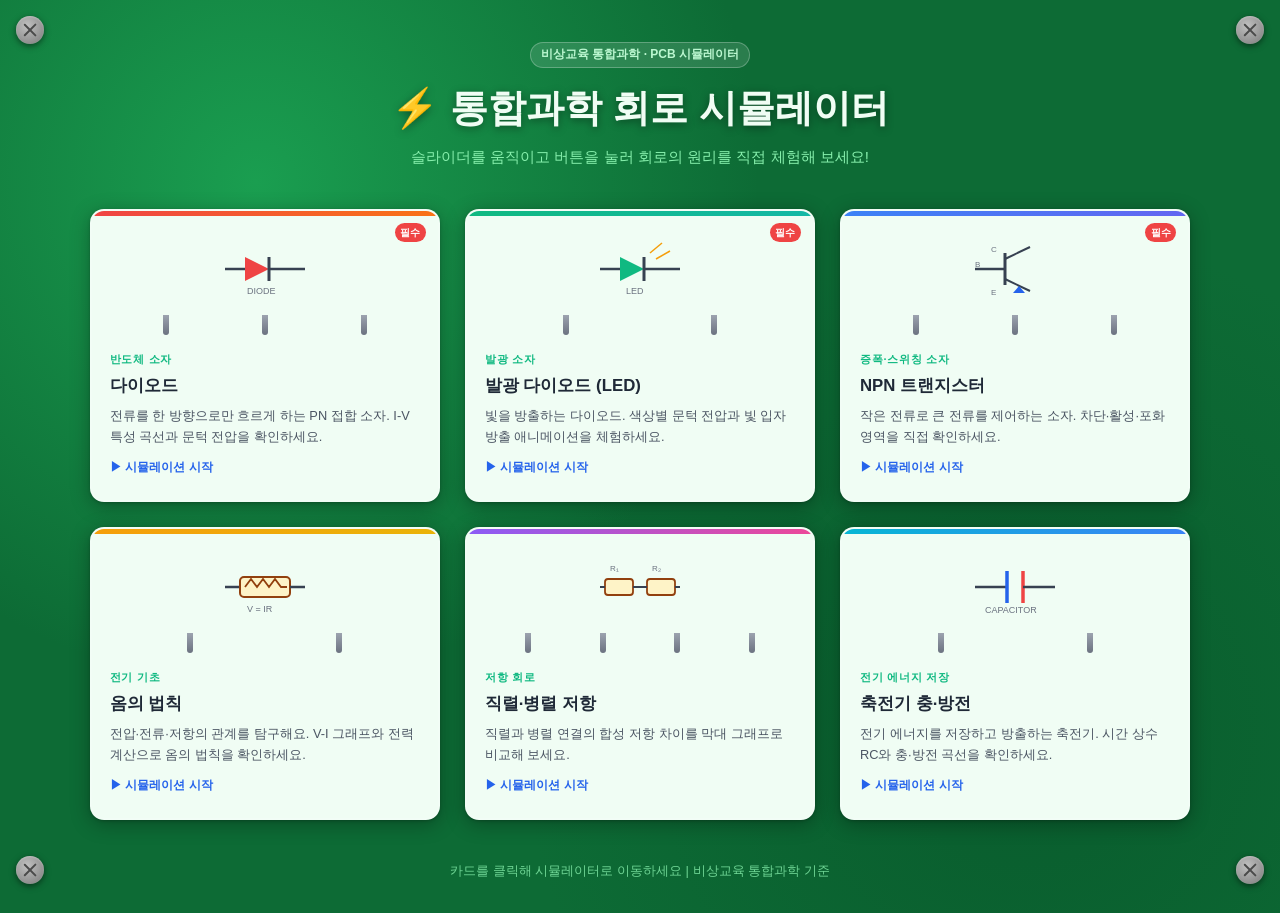
<file: index.html>
<!DOCTYPE html>
<html lang="ko">
<head>
<meta charset="UTF-8"/>
<meta name="viewport" content="width=device-width, initial-scale=1.0"/>
<meta name="color-scheme" content="light"/>
<title>통합과학 회로 시뮬레이터</title>
<link rel="stylesheet" href="css/styles.css"/>
</head>
<body>
<div class="screw screw-tl"></div>
<div class="screw screw-tr"></div>
<div class="screw screw-bl"></div>
<div class="screw screw-br"></div>

<svg class="pcb-traces" viewBox="0 0 1200 800"
     preserveAspectRatio="xMidYMid slice" xmlns="http://www.w3.org/2000/svg">
  <line x1="0" y1="80" x2="300" y2="80" stroke="#4ade80" stroke-width="2"/>
  <line x1="300" y1="80" x2="300" y2="180" stroke="#4ade80" stroke-width="2"/>
  <line x1="300" y1="180" x2="600" y2="180" stroke="#4ade80" stroke-width="2"/>
  <circle cx="300" cy="80" r="5" fill="#4ade80"/>
  <circle cx="300" cy="180" r="5" fill="#4ade80"/>
  <line x1="900" y1="80" x2="1200" y2="80" stroke="#4ade80" stroke-width="2"/>
  <line x1="900" y1="80" x2="900" y2="240" stroke="#4ade80" stroke-width="2"/>
  <line x1="700" y1="240" x2="900" y2="240" stroke="#4ade80" stroke-width="2"/>
  <circle cx="900" cy="80" r="5" fill="#4ade80"/>
  <circle cx="900" cy="240" r="5" fill="#4ade80"/>
  <line x1="0" y1="720" x2="200" y2="720" stroke="#4ade80" stroke-width="2"/>
  <line x1="200" y1="720" x2="200" y2="600" stroke="#4ade80" stroke-width="2"/>
  <line x1="200" y1="600" x2="500" y2="600" stroke="#4ade80" stroke-width="2"/>
  <circle cx="200" cy="720" r="5" fill="#4ade80"/>
  <circle cx="200" cy="600" r="5" fill="#4ade80"/>
  <line x1="1200" y1="700" x2="950" y2="700" stroke="#4ade80" stroke-width="2"/>
  <line x1="950" y1="700" x2="950" y2="550" stroke="#4ade80" stroke-width="2"/>
  <line x1="750" y1="550" x2="950" y2="550" stroke="#4ade80" stroke-width="2"/>
  <circle cx="950" cy="700" r="5" fill="#4ade80"/>
  <circle cx="950" cy="550" r="5" fill="#4ade80"/>
  <line x1="100" y1="400" x2="400" y2="200" stroke="#22c55e" stroke-width="1.5" stroke-dasharray="8,4"/>
  <line x1="1100" y1="400" x2="800" y2="200" stroke="#22c55e" stroke-width="1.5" stroke-dasharray="8,4"/>
  <line x1="100" y1="500" x2="400" y2="700" stroke="#22c55e" stroke-width="1.5" stroke-dasharray="8,4"/>
  <line x1="1100" y1="500" x2="800" y2="700" stroke="#22c55e" stroke-width="1.5" stroke-dasharray="8,4"/>
</svg>

<div class="pcb-bg">
  <header class="main-hdr">
    <div class="pcb-badge">비상교육 통합과학 · PCB 시뮬레이터</div>
    <h1>⚡ 통합과학 회로 시뮬레이터</h1>
    <p>슬라이더를 움직이고 버튼을 눌러 회로의 원리를 직접 체험해 보세요!</p>
  </header>
  <main class="card-grid">
    <a class="circuit-card" href="diode.html">
      <div class="badge-req">필수</div>
      <div class="card-bar red"></div>
      <div class="card-icon-area">
        <svg class="card-svg-icon" viewBox="0 0 80 60" fill="none">
          <line x1="0" y1="30" x2="20" y2="30" stroke="#374151" stroke-width="2.5"/>
          <polygon points="20,18 20,42 44,30" fill="#ef4444"/>
          <line x1="44" y1="18" x2="44" y2="42" stroke="#374151" stroke-width="3"/>
          <line x1="44" y1="30" x2="80" y2="30" stroke="#374151" stroke-width="2.5"/>
          <text x="22" y="55" font-size="9" fill="#6b7280">DIODE</text>
        </svg>
      </div>
      <div class="card-pins"><div class="pin"></div><div class="pin"></div><div class="pin"></div></div>
      <div class="card-body">
        <div class="card-tag">반도체 소자</div>
        <div class="card-title">다이오드</div>
        <div class="card-desc">전류를 한 방향으로만 흐르게 하는 PN 접합 소자. I-V 특성 곡선과 문턱 전압을 확인하세요.</div>
        <span class="card-arrow">▶ 시뮬레이션 시작</span>
      </div>
    </a>

    <a class="circuit-card" href="led.html">
      <div class="badge-req">필수</div>
      <div class="card-bar green"></div>
      <div class="card-icon-area">
        <svg class="card-svg-icon" viewBox="0 0 80 60" fill="none">
          <line x1="0" y1="30" x2="20" y2="30" stroke="#374151" stroke-width="2.5"/>
          <polygon points="20,18 20,42 44,30" fill="#10b981"/>
          <line x1="44" y1="18" x2="44" y2="42" stroke="#374151" stroke-width="3"/>
          <line x1="44" y1="30" x2="80" y2="30" stroke="#374151" stroke-width="2.5"/>
          <line x1="50" y1="14" x2="62" y2="4" stroke="#f59e0b" stroke-width="1.5"/>
          <line x1="56" y1="20" x2="70" y2="12" stroke="#f59e0b" stroke-width="1.5"/>
          <text x="26" y="55" font-size="9" fill="#6b7280">LED</text>
        </svg>
      </div>
      <div class="card-pins"><div class="pin"></div><div class="pin"></div></div>
      <div class="card-body">
        <div class="card-tag">발광 소자</div>
        <div class="card-title">발광 다이오드 (LED)</div>
        <div class="card-desc">빛을 방출하는 다이오드. 색상별 문턱 전압과 빛 입자 방출 애니메이션을 체험하세요.</div>
        <span class="card-arrow">▶ 시뮬레이션 시작</span>
      </div>
    </a>

    <a class="circuit-card" href="transistor.html">
      <div class="badge-req">필수</div>
      <div class="card-bar blue"></div>
      <div class="card-icon-area">
        <svg class="card-svg-icon" viewBox="0 0 80 60" fill="none">
          <line x1="0" y1="30" x2="30" y2="30" stroke="#374151" stroke-width="2.5"/>
          <line x1="30" y1="14" x2="30" y2="46" stroke="#374151" stroke-width="3"/>
          <line x1="30" y1="20" x2="55" y2="8" stroke="#374151" stroke-width="2"/>
          <line x1="30" y1="40" x2="55" y2="52" stroke="#374151" stroke-width="2"/>
          <polygon points="44,47 50,54 38,54" fill="#2563eb"/>
          <text x="16" y="13" font-size="8" fill="#6b7280">C</text>
          <text x="16" y="56" font-size="8" fill="#6b7280">E</text>
          <text x="0" y="28" font-size="8" fill="#6b7280">B</text>
        </svg>
      </div>
      <div class="card-pins"><div class="pin"></div><div class="pin"></div><div class="pin"></div></div>
      <div class="card-body">
        <div class="card-tag">증폭·스위칭 소자</div>
        <div class="card-title">NPN 트랜지스터</div>
        <div class="card-desc">작은 전류로 큰 전류를 제어하는 소자. 차단·활성·포화 영역을 직접 확인하세요.</div>
        <span class="card-arrow">▶ 시뮬레이션 시작</span>
      </div>
    </a>

    <a class="circuit-card" href="ohm.html">
      <div class="card-bar yellow"></div>
      <div class="card-icon-area">
        <svg class="card-svg-icon" viewBox="0 0 80 60" fill="none">
          <line x1="0" y1="30" x2="15" y2="30" stroke="#374151" stroke-width="2.5"/>
          <rect x="15" y="20" width="50" height="20" rx="4" fill="#fef3c7" stroke="#92400e" stroke-width="2"/>
          <polyline points="20,30 26,22 32,30 38,22 44,30 50,22 56,30 62,30"
                    stroke="#92400e" stroke-width="1.8" fill="none"/>
          <line x1="65" y1="30" x2="80" y2="30" stroke="#374151" stroke-width="2.5"/>
          <text x="22" y="55" font-size="9" fill="#6b7280">V = IR</text>
        </svg>
      </div>
      <div class="card-pins"><div class="pin"></div><div class="pin"></div></div>
      <div class="card-body">
        <div class="card-tag">전기 기초</div>
        <div class="card-title">옴의 법칙</div>
        <div class="card-desc">전압·전류·저항의 관계를 탐구해요. V-I 그래프와 전력 계산으로 옴의 법칙을 확인하세요.</div>
        <span class="card-arrow">▶ 시뮬레이션 시작</span>
      </div>
    </a>

    <a class="circuit-card" href="series-parallel.html">
      <div class="card-bar purple"></div>
      <div class="card-icon-area">
        <svg class="card-svg-icon" viewBox="0 0 80 60" fill="none">
          <rect x="5" y="22" width="28" height="16" rx="3" fill="#fef3c7" stroke="#92400e" stroke-width="1.8"/>
          <rect x="47" y="22" width="28" height="16" rx="3" fill="#fef3c7" stroke="#92400e" stroke-width="1.8"/>
          <line x1="0" y1="30" x2="5" y2="30" stroke="#374151" stroke-width="2"/>
          <line x1="33" y1="30" x2="47" y2="30" stroke="#374151" stroke-width="2"/>
          <line x1="75" y1="30" x2="80" y2="30" stroke="#374151" stroke-width="2"/>
          <text x="10" y="14" font-size="8" fill="#6b7280">R₁</text>
          <text x="52" y="14" font-size="8" fill="#6b7280">R₂</text>
        </svg>
      </div>
      <div class="card-pins"><div class="pin"></div><div class="pin"></div><div class="pin"></div><div class="pin"></div></div>
      <div class="card-body">
        <div class="card-tag">저항 회로</div>
        <div class="card-title">직렬·병렬 저항</div>
        <div class="card-desc">직렬과 병렬 연결의 합성 저항 차이를 막대 그래프로 비교해 보세요.</div>
        <span class="card-arrow">▶ 시뮬레이션 시작</span>
      </div>
    </a>

    <a class="circuit-card" href="capacitor.html">
      <div class="card-bar cyan"></div>
      <div class="card-icon-area">
        <svg class="card-svg-icon" viewBox="0 0 80 60" fill="none">
          <line x1="0" y1="30" x2="32" y2="30" stroke="#374151" stroke-width="2.5"/>
          <line x1="32" y1="14" x2="32" y2="46" stroke="#2563eb" stroke-width="3.5"/>
          <line x1="48" y1="14" x2="48" y2="46" stroke="#ef4444" stroke-width="3.5"/>
          <line x1="48" y1="30" x2="80" y2="30" stroke="#374151" stroke-width="2.5"/>
          <text x="10" y="56" font-size="9" fill="#6b7280">CAPACITOR</text>
        </svg>
      </div>
      <div class="card-pins"><div class="pin"></div><div class="pin"></div></div>
      <div class="card-body">
        <div class="card-tag">전기 에너지 저장</div>
        <div class="card-title">축전기 충·방전</div>
        <div class="card-desc">전기 에너지를 저장하고 방출하는 축전기. 시간 상수 RC와 충·방전 곡선을 확인하세요.</div>
        <span class="card-arrow">▶ 시뮬레이션 시작</span>
      </div>
    </a>
  </main>
  <p class="footer-note">카드를 클릭해 시뮬레이터로 이동하세요 | 비상교육 통합과학 기준</p>
</div>
</body>
</html>
</file>
<file: css/styles.css>
/* ============================================================
   통합과학 회로 시뮬레이터 - 공통 스타일
   비상교육 통합과학 기준
   ============================================================ */
:root{
  color-scheme:light only;
  --font:-apple-system,BlinkMacSystemFont,'Segoe UI','Apple SD Gothic Neo',
         'Noto Sans KR',sans-serif;
  --eb:#2563eb;--red:#ef4444;--green:#10b981;--purple:#7c3aed;
  --yellow:#f59e0b;--orange:#f97316;
  --g50:#f9fafb;--g100:#f3f4f6;--g200:#e5e7eb;--g300:#d1d5db;
  --g400:#9ca3af;--g500:#6b7280;--g600:#4b5563;--g700:#374151;
  --g800:#1f2937;--g900:#111827;
  --bg:#f0f4f8;--card:#fff;--border:#e2e8f0;
  --panel:#f8fafc;--pborder:#cbd5e1;
  --tbg:#fef9c3;--ttext:#713f12;--fbg:#dbeafe;--ftext:#1e40af;
  --rsm:6px;--rmd:10px;--rlg:16px;
  --shsm:0 1px 2px rgba(0,0,0,.06);--shmd:0 4px 12px rgba(0,0,0,.10);
  --shlg:0 8px 24px rgba(0,0,0,.14);
}
@media(prefers-color-scheme:dark){
  :root{color-scheme:light only;}
  html,body{background:#f0f4f8!important;color:#1f2937!important;}
}
*,*::before,*::after{box-sizing:border-box;margin:0;padding:0;}
html{font-size:16px;color-scheme:light;}
body{font-family:var(--font);background:var(--bg)!important;
     color:var(--g800)!important;line-height:1.6;min-height:100vh;}

/* ===== 공통 버튼 ===== */
.btn{display:inline-flex;align-items:center;justify-content:center;gap:.4rem;
     padding:.55rem 1.1rem;border-radius:var(--rsm);font-family:var(--font);
     font-size:.875rem;font-weight:600;cursor:pointer;border:none;
     transition:all .15s ease;line-height:1;}
.btn-primary{background:var(--eb);color:#fff;}
.btn-primary:hover{background:#1d4ed8;}
.btn-danger{background:var(--red);color:#fff;}
.btn-danger:hover{background:#dc2626;}
.btn-success{background:var(--green);color:#fff;}
.btn-success:hover{background:#059669;}
.btn-row{display:flex;gap:.5rem;flex-wrap:wrap;}

/* ===== 배지 ===== */
.badge{display:inline-block;padding:.15em .6em;border-radius:99px;
       font-size:.75rem;font-weight:700;}
.badge-on{background:#d1fae5;color:#065f46;}
.badge-off{background:#fee2e2;color:#7f1d1d;}
.badge-active{background:#dbeafe;color:#1e40af;}
.badge-saturate{background:#fce7f3;color:#831843;}
.badge-cutoff{background:var(--g100);color:var(--g600);}

/* ===== 강조 스팬 ===== */
.term{background:var(--tbg);color:var(--ttext);
      padding:.05em .3em;border-radius:3px;font-weight:600;}
.formula{background:var(--fbg);color:var(--ftext);padding:.05em .4em;
         border-radius:3px;font-family:'Courier New',monospace;
         font-size:.92em;font-weight:600;}

/* ===== 토글 그룹 ===== */
.toggle-group{display:flex;border:1px solid var(--border);
              border-radius:var(--rsm);overflow:hidden;}
.toggle-btn{flex:1;padding:.45rem .5rem;border:none;background:var(--card);
            color:var(--g600);font-family:var(--font);font-size:.75rem;
            font-weight:600;cursor:pointer;transition:background .15s,color .15s;
            border-right:1px solid var(--border);}
.toggle-btn:last-child{border-right:none;}
.toggle-btn.active{background:var(--eb);color:#fff;}
.toggle-btn:hover:not(.active){background:var(--g100);}

/* ===== 슬라이더 ===== */
input[type=range]{-webkit-appearance:none;width:100%;height:6px;
                  border-radius:3px;background:var(--g200);outline:none;cursor:pointer;}
input[type=range]::-webkit-slider-thumb{-webkit-appearance:none;width:18px;height:18px;
  border-radius:50%;background:var(--eb);
  box-shadow:0 1px 4px rgba(37,99,235,.4);cursor:pointer;}
input[type=range]::-moz-range-thumb{width:18px;height:18px;border-radius:50%;
  background:var(--eb);border:none;cursor:pointer;}
.slider-label{display:flex;justify-content:space-between;align-items:center;
              font-size:.875rem;color:var(--g700);margin-bottom:.35rem;font-weight:500;}
.slider-value{font-weight:700;color:var(--eb);font-size:.875rem;
              min-width:60px;text-align:right;}
.slider-group{margin-bottom:.8rem;}
.slider-group:last-child{margin-bottom:0;}

/* ===== 정보 박스 ===== */
.info-box{background:linear-gradient(135deg,#eff6ff,#dbeafe);
          border:1px solid #bfdbfe;border-radius:var(--rmd);padding:.85rem 1rem;}
.info-row{display:flex;justify-content:space-between;font-size:.875rem;
          padding:.18rem 0;color:var(--g700);}
.info-row span:last-child{font-weight:700;color:#1e40af;}

/* ===== PCB 메인 화면 ===== */
.pcb-bg{min-height:100vh;position:relative;
  background:radial-gradient(circle at 20% 20%,#1a9e50 0%,transparent 40%),
             radial-gradient(circle at 80% 80%,#095c2d 0%,transparent 40%),#0d6b35;
  padding:2rem;}
.pcb-traces{position:fixed;top:0;left:0;width:100%;height:100%;
            pointer-events:none;opacity:.18;z-index:0;}
.screw{position:fixed;width:28px;height:28px;
       background:radial-gradient(circle at 40% 35%,#c0c0c0,#7a7a7a);
       border-radius:50%;
       box-shadow:0 2px 6px rgba(0,0,0,.5),inset 0 1px 2px rgba(255,255,255,.3);
       z-index:10;}
.screw::before,.screw::after{content:'';position:absolute;top:50%;left:50%;
  width:60%;height:2px;background:#4a4a4a;border-radius:1px;transform-origin:center;}
.screw::before{transform:translate(-50%,-50%) rotate(45deg);}
.screw::after{transform:translate(-50%,-50%) rotate(-45deg);}
.screw-tl{top:16px;left:16px;}.screw-tr{top:16px;right:16px;}
.screw-bl{bottom:16px;left:16px;}.screw-br{bottom:16px;right:16px;}
.main-hdr{position:relative;z-index:5;text-align:center;
          margin-bottom:2.5rem;padding-top:.5rem;}
.main-hdr h1{font-size:clamp(1.5rem,3vw,2.4rem);font-weight:800;
             color:#f0fdf4;text-shadow:0 2px 8px rgba(0,0,0,.4);}
.main-hdr p{color:#86efac;font-size:.95rem;margin-top:.4rem;}
.pcb-badge{display:inline-block;background:rgba(255,255,255,.12);
           border:1px solid rgba(255,255,255,.25);color:#bbf7d0;
           font-size:.75rem;font-weight:700;padding:.2em .8em;
           border-radius:99px;margin-bottom:.6rem;}
.card-grid{position:relative;z-index:5;display:grid;
           grid-template-columns:repeat(3,1fr);gap:1.6rem;
           max-width:1100px;margin:0 auto;}
.circuit-card{display:block;text-decoration:none;color:inherit;
  background:#f0fdf4;border-radius:14px;
  box-shadow:0 4px 20px rgba(0,0,0,.3),0 1px 3px rgba(0,0,0,.2);
  cursor:pointer;transition:transform .22s ease,box-shadow .22s ease;
  overflow:hidden;border:2px solid rgba(255,255,255,.15);position:relative;}
.circuit-card:hover{transform:translateY(-8px) scale(1.02);
  box-shadow:0 16px 40px rgba(0,0,0,.4),0 4px 12px rgba(0,200,80,.2);}
.circuit-card:active{transform:translateY(-4px) scale(1.01);}
.card-bar{height:5px;}
.card-bar.red{background:linear-gradient(90deg,#ef4444,#f97316);}
.card-bar.green{background:linear-gradient(90deg,#10b981,#14b8a6);}
.card-bar.blue{background:linear-gradient(90deg,#3b82f6,#6366f1);}
.card-bar.yellow{background:linear-gradient(90deg,#f59e0b,#eab308);}
.card-bar.purple{background:linear-gradient(90deg,#8b5cf6,#ec4899);}
.card-bar.cyan{background:linear-gradient(90deg,#06b6d4,#3b82f6);}
.card-icon-area{padding:1.4rem 1rem .8rem;display:flex;
                justify-content:center;align-items:center;}
.card-svg-icon{width:80px;height:60px;}
.card-pins{display:flex;justify-content:space-around;
           padding:0 1.5rem;margin-top:.2rem;}
.pin{width:6px;height:20px;
     background:linear-gradient(180deg,#9ca3af,#6b7280);
     border-radius:0 0 3px 3px;}
.card-body{padding:1rem 1.1rem 1.3rem;}
.card-tag{font-size:.68rem;font-weight:700;color:#10b981;
          text-transform:uppercase;letter-spacing:.07em;margin-bottom:.3rem;}
.card-title{font-size:1.05rem;font-weight:800;color:#1f2937;margin-bottom:.4rem;}
.card-desc{font-size:.8rem;color:#4b5563;line-height:1.6;}
.card-arrow{display:inline-block;margin-top:.7rem;
            font-size:.78rem;color:#2563eb;font-weight:700;}
.badge-req{position:absolute;top:12px;right:12px;background:#ef4444;color:#fff;
           font-size:.62rem;font-weight:800;padding:.15em .55em;
           border-radius:99px;}
.footer-note{position:relative;z-index:5;text-align:center;
             margin-top:2.5rem;color:#86efac;font-size:.82rem;opacity:.8;}

/* ===== 시뮬레이터 공통 레이아웃 ===== */
.sim-hdr{background:linear-gradient(135deg,#1e3a5f,#2d5a9e);
         color:#fff;padding:1rem 1.5rem;display:flex;align-items:center;
         gap:1rem;box-shadow:var(--shmd);position:sticky;top:0;z-index:100;}
.sim-hdr h2{font-size:1.25rem;font-weight:700;flex:1;}
.btn-back{display:inline-flex;align-items:center;gap:.4rem;padding:.45rem 1rem;
          background:rgba(255,255,255,.15);color:#fff;text-decoration:none;
          border:1px solid rgba(255,255,255,.3);border-radius:var(--rsm);
          font-size:.875rem;font-family:var(--font);cursor:pointer;
          transition:background .15s;white-space:nowrap;}
.btn-back:hover{background:rgba(255,255,255,.28);}
.unit-intro{background:var(--card);border-left:4px solid var(--eb);
            border-radius:var(--rmd);padding:1rem 1.25rem;
            margin:1.2rem 1.5rem;box-shadow:var(--shsm);}
.unit-label{font-size:.75rem;font-weight:700;color:var(--eb);
            text-transform:uppercase;letter-spacing:.06em;margin-bottom:.25rem;}
.unit-intro p{font-size:.875rem;color:var(--g600);line-height:1.7;}
.sim-main{display:grid;grid-template-columns:1fr 340px;
          gap:1.2rem;padding:0 1.5rem 1.2rem;}
.canvas-wrap{background:var(--card);border-radius:var(--rlg);
             box-shadow:var(--shmd);overflow:hidden;
             display:flex;flex-direction:column;}
.canvas-wrap canvas{width:100%;display:block;}
.legend{display:flex;flex-wrap:wrap;gap:.5rem 1rem;
        padding:.7rem 1rem;border-top:1px solid var(--border);
        background:var(--g50);}
.legend-item{display:flex;align-items:center;gap:.35rem;
             font-size:.75rem;color:var(--g600);}
.legend-dot{width:10px;height:10px;border-radius:50%;flex-shrink:0;}
.ctrl-panel{background:var(--panel);border:1px solid var(--pborder);
            border-radius:var(--rlg);padding:1.2rem;
            display:flex;flex-direction:column;gap:1rem;
            box-shadow:var(--shsm);}
.panel-sec{background:var(--card);border:1px solid var(--border);
           border-radius:var(--rmd);padding:.9rem 1rem;}
.panel-sec h3{font-size:.875rem;font-weight:700;color:var(--g700);
              margin-bottom:.75rem;}
.sim-bottom{display:grid;grid-template-columns:1fr 1fr;
            gap:1.2rem;padding:0 1.5rem 2rem;}
.chart-card{background:var(--card);border-radius:var(--rlg);
            box-shadow:var(--shmd);padding:1.2rem;}
.chart-card h3{font-size:1rem;font-weight:700;color:var(--g800);margin-bottom:1rem;}
.chart-box{position:relative;height:220px;}
.prin-card{background:var(--card);border-radius:var(--rlg);
           box-shadow:var(--shmd);padding:1.2rem;}
.btn-prin{width:100%;padding:.75rem 1rem;
          background:linear-gradient(135deg,#7c3aed,#5b21b6);
          color:#fff;border:none;border-radius:var(--rmd);
          font-family:var(--font);font-size:1rem;font-weight:700;
          cursor:pointer;display:flex;align-items:center;
          justify-content:space-between;transition:all .15s;}
.btn-prin:hover{background:linear-gradient(135deg,#6d28d9,#4c1d95);}
.btn-prin .arr{transition:transform .25s ease;}
.btn-prin.open .arr{transform:rotate(180deg);}
.prin-panel{display:none;margin-top:1rem;}
.prin-panel.open{display:block;animation:sld .25s ease;}
@keyframes sld{from{opacity:0;transform:translateY(-8px);}
               to{opacity:1;transform:translateY(0);}}
.psec{margin-bottom:1.2rem;padding-bottom:1.2rem;
      border-bottom:1px solid var(--border);}
.psec:last-child{margin-bottom:0;padding-bottom:0;border-bottom:none;}
.psec h4{font-size:.875rem;font-weight:700;color:#7c3aed;margin-bottom:.6rem;}
.psec p,.psec li{font-size:.875rem;color:var(--g700);line-height:1.8;}
.psec ul,.psec ol{padding-left:1.3rem;}
.psec li{margin-bottom:.3rem;}
.tb-link{background:linear-gradient(135deg,#fef9c3,#fef3c7);
         border:1px solid #fde68a;border-radius:var(--rmd);
         padding:.85rem 1rem;font-size:.875rem;color:#713f12;}
.tb-link strong{display:block;font-size:.75rem;font-weight:700;
                letter-spacing:.06em;text-transform:uppercase;
                color:#92400e;margin-bottom:.3rem;}

/* ===== 시뮬레이터 페이지 배경 ===== */
.sim-page{background:var(--bg);min-height:100vh;}

/* ===== 반응형 ===== */
@media(max-width:960px){
  .sim-main,.sim-bottom{grid-template-columns:1fr;}
}
@media(max-width:860px){.card-grid{grid-template-columns:repeat(2,1fr);}}
@media(max-width:600px){
  .sim-hdr{padding:.75rem 1rem;}
  .sim-main,.sim-bottom{padding:0 .75rem .75rem;}
  .unit-intro{margin:.75rem;}
}
@media(max-width:560px){
  .card-grid{grid-template-columns:1fr;gap:1rem;}
  .pcb-bg{padding:1rem;}
}
</file>
